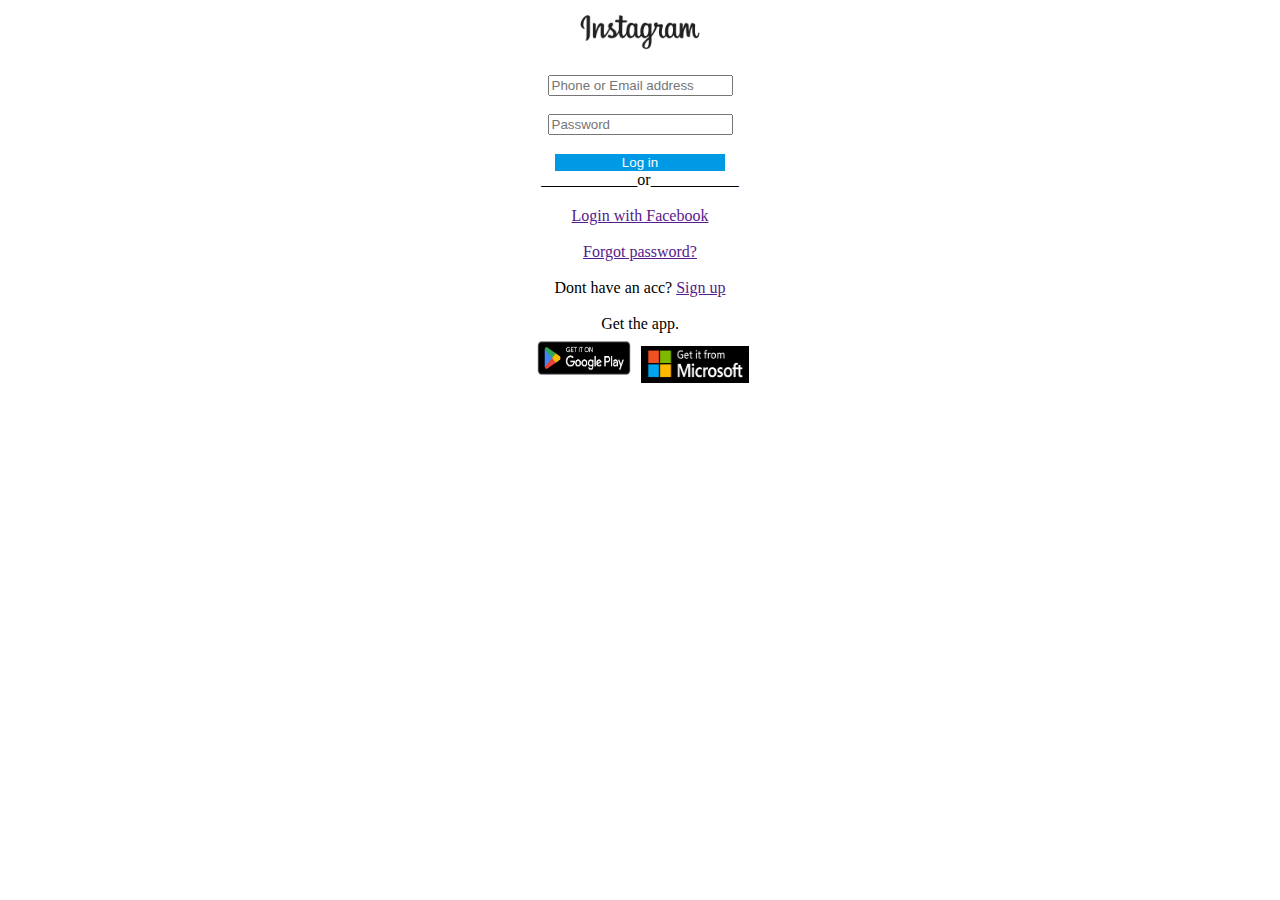
<file: MEDIA/instagram.html>
<!DOCTYPE html>
<html lang="en">
<head>
    <link rel="stylesheet" href="https://cdnjs.cloudflare.com/ajax/libs/font-awesome/6.5.2/css/all.min.css" integrity="sha512-SnH5WK+bZxgPHs44uWIX+LLJAJ9/2PkPKZ5QiAj6Ta86w+fsb2TkcmfRyVX3pBnMFcV7oQPJkl9QevSCWr3W6A==" crossorigin="anonymous" referrerpolicy="no-referrer" />
    <meta charset="UTF-8">
    <meta name="viewport" content="width=device-width, initial-scale=1.0">
    <title>Document</title>
</head>
<body><center>
    <img width="10%" src="./Instagram_logo.svg - Copy.png" alt=""><br>
</center>
</body>
<form> <center> 
    <label for="a1"></label><br>
    <input  type="text" id="a1" placeholder="Phone or Email address" style="margin: 0cqma;"><br><br>
    <label for="p1"></label>
    <input type="password" placeholder="Password"><br><br>
    <button style="width: 170px;background-color: #0099e6; color: white; border: 300px; font-style: inherit;">Log in</button><br>
    ____________or___________
   <br><br><i class="fa-brands fa-facebook fa-x " ></i> <a href="">Login with Facebook</a><br><br>
    <a  href=""">Forgot password?</a>
    <br><br>Dont have an acc? <a href="">Sign up</a><br><br>
    Get the app.
    <br><img style="padding-bottom: 0ch;" width="106" height="50"  src="en_badge_web_generic.png". alt=""> <img height="37" width="108"src="1024px-Get_it_from_Microsoft_Badge.svg.png">
    
</center>
    
</form></html>
</file>
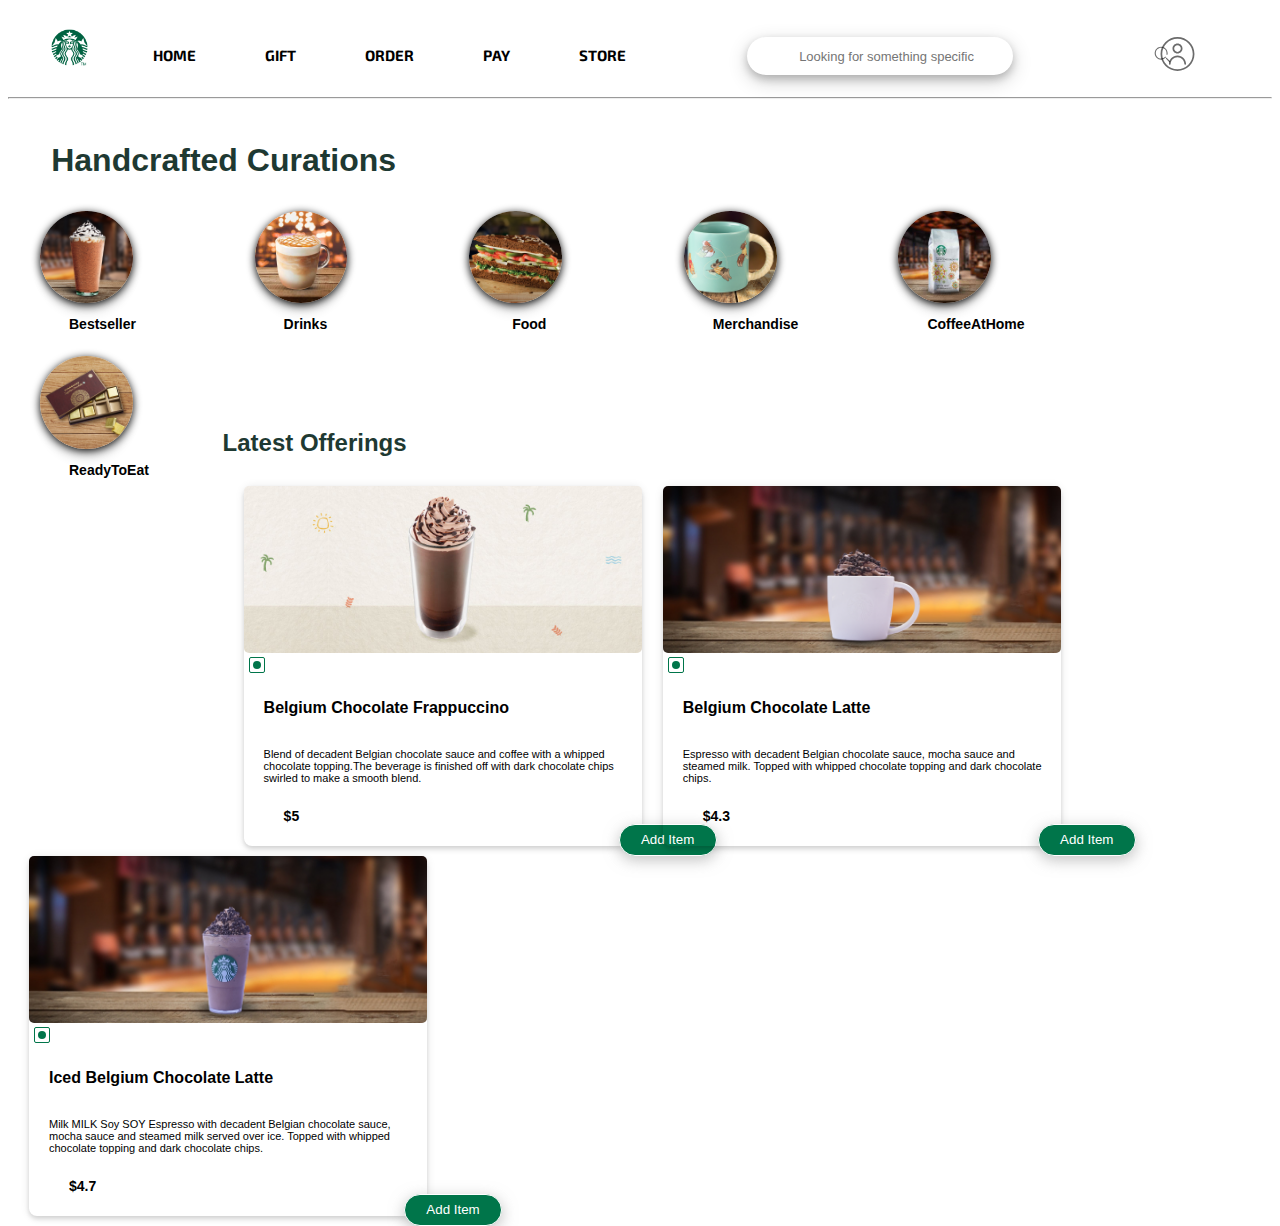
<file: MEDIA/starbucks.html>
<!DOCTYPE html>
<html lang="en">
<head>
    <meta charset="UTF-8">
    <meta name="viewport" content="width=device-width, initial-scale=1.0">
    <title>Document</title>
    <link rel="stylesheet" href="./starbucks.css">
</head>
<body>
<p id="ed">
    <img src="./logo.png" alt="" class="ni">
    <h5>HOME</h5>
    <h5>GIFT</h5>
    <h5>ORDER</h5>
    <h5>PAY</h5>
    <h5>STORE</h5>
    <img src="./search.svg" alt="" class="srch1"> 
        <input type="text" placeholder="Looking for something specific" class="srch">
        <img src="./account_thin.svg" alt="" id="acnt">
    
    <hr>
</p>  
<h1>Handcrafted Curations</h1>
    <div class="col c1">
        <img src="./Bestseller.webp" alt="" class="gd">
        <h3>Bestseller</h3>
    </div>
    <div class="col c2">
        <img src="./Drinks.webp" alt="" class="gd">
        <h3>Drinks</h3>
    </div>
    <div class="col c3">
        <img src="Food.webp" alt="" class="gd">
        <h3 id="fd">Food</h3>
    </div>
    <div class="col c4"><img src="./Merchandise.webp" alt="" class="gd">
    <h3>Merchandise</h3></div>
    <div class="col c5">
        <img src="./CoffeeAtHome.webp" alt="" class="gd">
        <h3>CoffeeAtHome</h3>
    </div>
    <div class="col c6">
        <img src="ReadyToEat.webp" alt="" class="gd">
        <h3>ReadyToEat</h3>
        </div>
        <br>
        
 <h2>Latest Offerings</h2>
 <div class="second">
    
 <img src="./113849.webp" alt="" class="sec">
 <img src="./veg.svg" alt="" class="veg">
 <h4>Belgium Chocolate Frappuccino</h4>
 <p>Blend of decadent Belgian chocolate sauce and coffee with a whipped chocolate topping.The beverage is finished off with dark chocolate chips swirled to make a smooth blend.</p>
 <p class="btw">$5
    <button>Add Item</button>
 </p>
</div>
</div>
<div class="second">
    <img src="./113842.webp" alt="" class="sec">
    <img src="./veg.svg" alt="" class="veg">
    <h4>Belgium Chocolate Latte</h4>
    <p>Espresso with decadent Belgian chocolate sauce, mocha sauce and steamed milk. Topped with whipped chocolate topping and dark chocolate chips.</p>
    <p class="btw">$4.3
        <button>Add Item</button>
     </p></div>
    <div class="second">
        <img src="./iced.webp" alt="" class="sec">
        <img src="./veg.svg" alt="" class="veg">
        <h4>Iced Belgium Chocolate Latte</h4>
        <p>Milk MILK
            Soy SOY
            Espresso with decadent Belgian chocolate sauce, mocha sauce and steamed milk served over ice. Topped with whipped chocolate topping and dark chocolate chips.</p>
            <p class="btw">$4.7
                <button>Add Item</button>
             </p></div>
</body>
</html>
</file>
<file: MEDIA/starbucks.css>
@import url('https://fonts.googleapis.com/css2?family=Exo+2:ital,wght@0,100..900;1,100..900&display=swap');
h1 {
  text-align: left;
  margin-bottom: 1em;
  font-family: SoDoSans_Bold, Helvetica, sans-serif !important;
  color: #1e3932;
  padding-left: 1.35em;
}
.col {
  width: 15%;
  float: left;
  padding-left: 25px;
  object-fit: cover;
}
.gd{
  border-radius: 50%;
  width: 49%;
  margin-left: 7px;
  box-shadow: 0 12px 8px #00000012, 0 2px 8px black;  
 
}
.n1 {
  text-align: left;
  /* margin-right: 8000%; */
}
h3{
    padding-left: 23px;
    font-size: 14px;
    font-family: SoDoSans_Semibold, Helvetica, sans-serif;
    margin-top: 9px;
    margin-left: 13px;
    margin-bottom: 1.5rem;
    
}
#fd{
    margin-left: 27px;
}
h2{
    padding-left: 30px;
    font-family: SoDoSans_Bold, Helvetica, sans-serif !important;
    color: #1e3932;
    margin-top: 200px;
}
.sec {
  border-radius: 5px;
  width: 100%;
  height: 167px;
  object-fit: cover;
  border-top: 8px;
  /* border-left: 100px; */
}
.second {
  width: 31.5%;
  float: left;
  /* padding-left: 30px; */
  height: 360px;
  border-radius: 8px;
  /* box-sizing: border-box; */
  border: solid 0;
  margin-top: 10px;
  margin-left: 21px;
  box-shadow: 0 2px 4px #00000012, 0 4px 5px #0000000f, 0 1px 10px #0000001a;
  cursor: pointer;
}
p {
  padding-top: 10px;
  padding-left: 20px;
  padding-right: 5px;
  font-size: 11px;
  margin-bottom: 0;
  font-family: SoDoSans_Light, Helvetica, sans-serif !important;/
}
h4 {
  padding-left: 20px;
  font-family: SoDoSans_Semibold, Helvetica, sans-serif !important;
}
button{
    border-radius: 50px;
    width: 98px;
    height: 32px;
    background-color:#00754a;;
    color: white;
    border: 0;
    margin-left: 335px;
    box-shadow: 0 4px 15px #a3a3a3ad;
    border: solid 1px;
    border-radius: 30px;
    /* border-radius: 3px */
}
.btw{
    font-family: 'Segoe UI', Tahoma, Geneva, Verdana, sans-serif;
    font-size: 14px;
    font-weight: 600;
    font-family: SoDoSans_Semibold, Helvetica, sans-serif;
    margin-left: 20px;
   
}
.veg{
    width: 16px;
    height: 16px;
    border-radius: 0;
    margin-left: 5px;
}
.top{
  width: 100%;
}
h5{
  /* float: left;  */
  margin-left: 65px;
  display: inline-block;
  font-family: "Exo 2", sans-serif;
  font-optical-sizing: auto;
  /* font-weight: <weight>; */
  /* font-style: normal; */
  font-size: 15px;
  }
.ni{
   width: 3%;
  height: 4%;
  margin-left: 23px;
  float: left;
  margin-top: 8px;

}
hr{
  text-shadow: 0 2px 4px #00000012, 0 4px 5px #0000000f, 0 1px 10px #0000001a;
  
}
.srch{
  float: right;
  display: block;
  color: black;
  text-align: right;
  padding: 14px 16px;
  text-decoration: none;
  font-size: 17px;
  border-radius: 20px;
  width: 182px;
  height: 10px;
  /* box-shadow:0 4px 15px #a3a3a3ad; */
  box-shadow: 0 4px 8px 0 rgba(0, 0, 0, 0.2), 0 6px 20px 0 rgba(0, 0, 0, 0.19);
  border: 0px;
  text-indent: -5px;
  padding-right: 3em;
  padding-left: 45px;
  font-size: small;
  margin-right: 259px;
  margin-top: -52px;
}
.srch1{
  width: 10%;
  height: 17px;
  margin-left: 469px;
  margin-bottom: -2px;
}
#acnt{  width: 37px;
  height: 50px;
  margin-right: 76px;
  float: right;
  margin-top: -60px;

}
</file>
